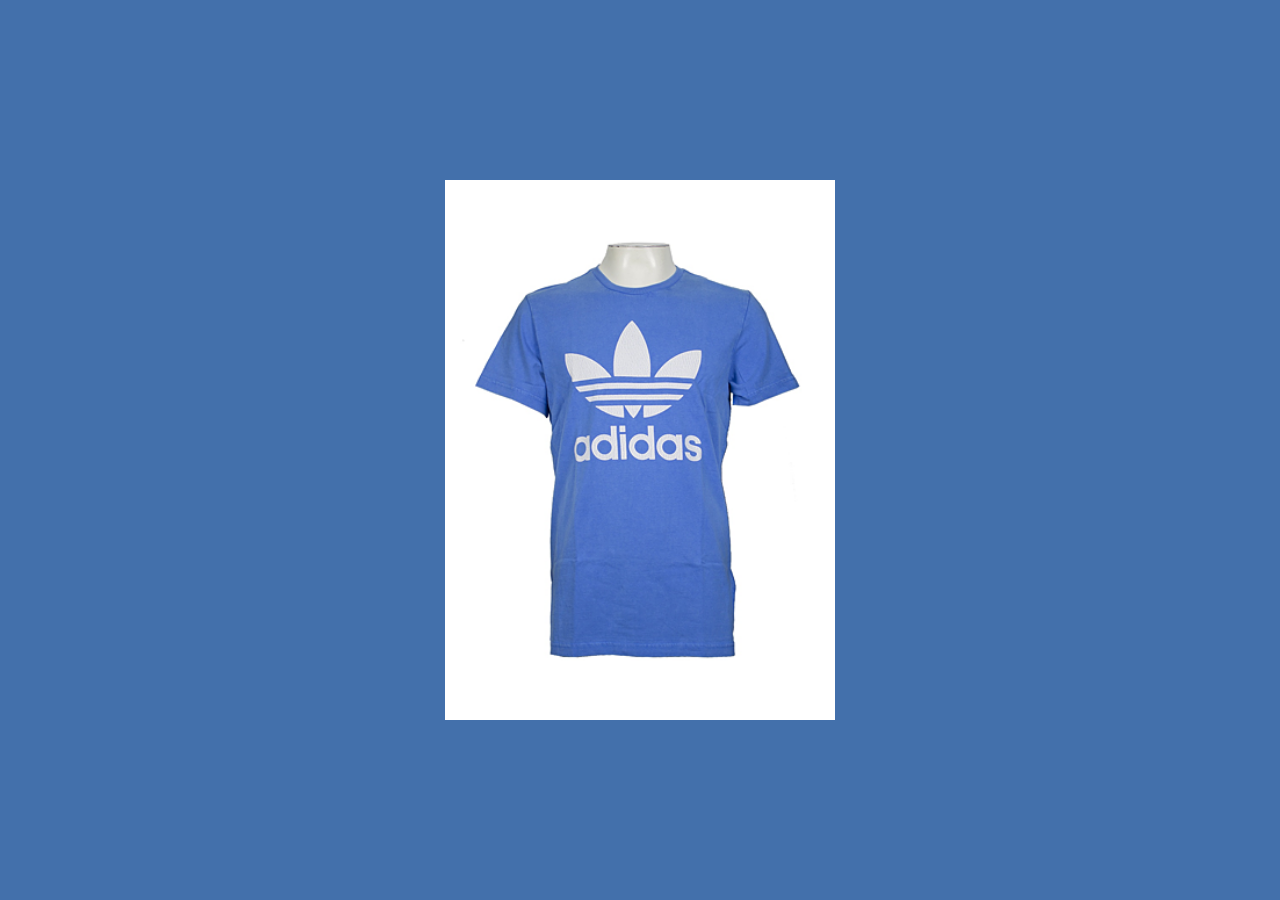
<file: Adidas/index.html>
<!DOCTYPE html>
<html lang="pl">

<head>
    <meta charset="UTF-8">
    <meta name="viewport" content="width=device-width, initial-scale=1.0">
    <title>Adidas</title>
    <link rel="stylesheet" href="style.css">
</head>

<body>
    <input type="radio" name="color" id="blue" checked>
    <input type="radio" name="color" id="orange">
    <input type="radio" name="color" id="white">

    <div class="container">
        <div class="container2">
            <div class="karta">
                <div class="images"></div>
            </div>
            <div class="nakladka">
                <div class="naglowek">
                    <h1 class="title">Adidas Originals</h1>
                    <h1 class="price">$29.99</h1>
                </div>
                <p>Men's running t-shirt</p>
                <h2>SIZE</h2>
                <div class="sizes">
                    <div class="size">XS</div>
                    <div class="size">S</div>
                    <div class="size">M</div>
                    <div class="size">L</div>
                    <div class="size">XL</div>
                </div>
                <h2>COLOUR</h2>
                <div class="colors">
                    <label for="blue"></label>
                    <label for="orange"></label>
                    <label for="white"></label>
                </div>
                <div class="guziki">
                    <button>Buy Now</button>
                    <button>Add to cart</button>
                </div>
            </div>
        </div>
    </div>
</body>

</html>
</file>
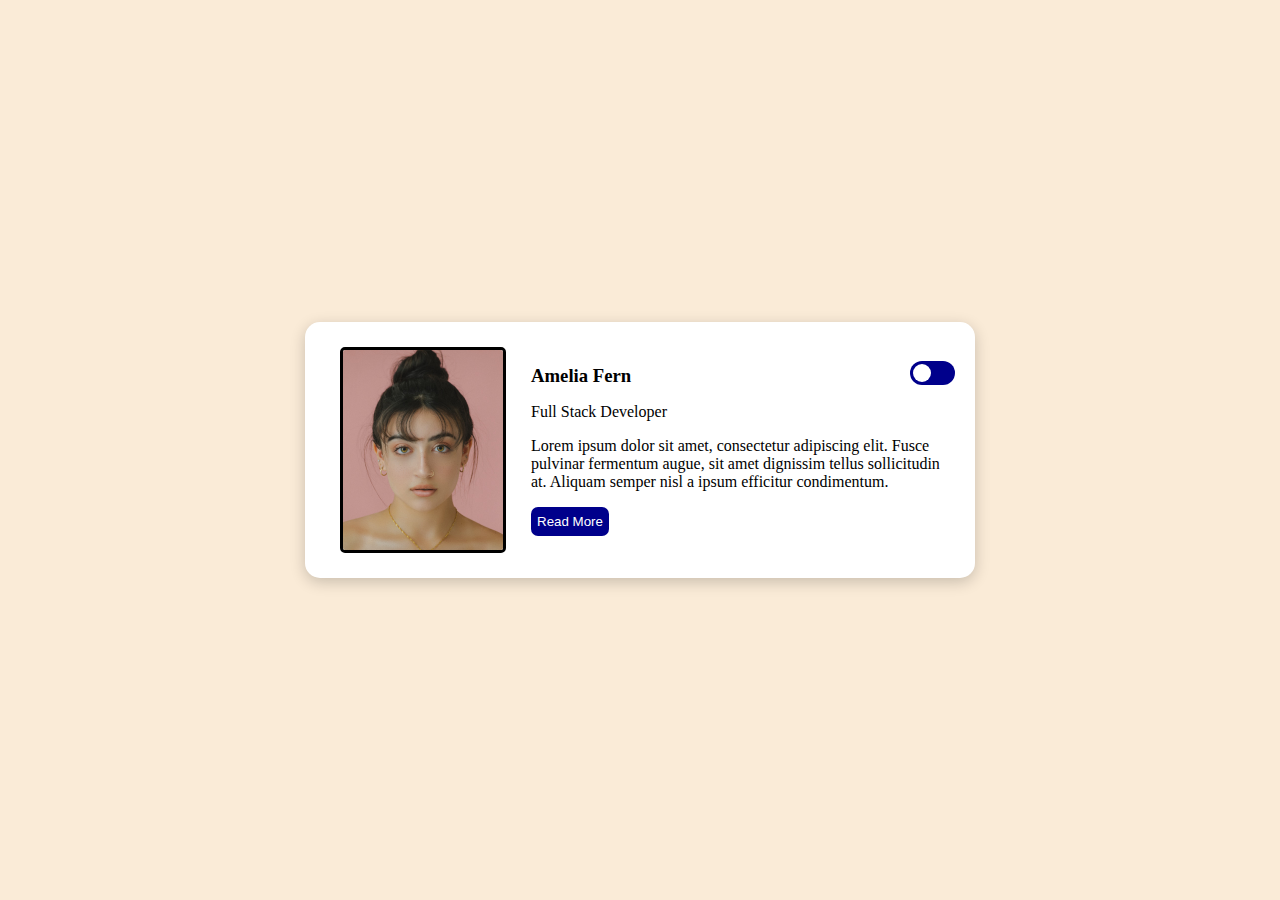
<file: Switch-BG/index.html>
<!DOCTYPE html>
<html lang="pl">

<head>
    <meta charset="UTF-8">
    <meta name="viewport" content="width=device-width, initial-scale=1.0">
    <title>Zadanie 5 – Wyłącznik światła</title>
    <link rel="stylesheet" href="style.css">
</head>

<body>
    <input type="checkbox" id="switch">

    <div class="container">
        <div class="karta">
            <img src="img-1.jpg" alt="Amelia Fern">

            <div class="informacje">
                <h3>Amelia Fern</h3>
                <p class="rola">Full Stack Developer</p>
                <p>Lorem ipsum dolor sit amet, consectetur adipiscing elit. Fusce pulvinar fermentum augue, sit amet
                    dignissim
                    tellus sollicitudin at. Aliquam semper nisl a ipsum efficitur condimentum.</p>
                <button class="btn">Read More</button>
            </div>

            <label class="switch" for="switch">
                <span class="slider"></span>
            </label>
        </div>
    </div>
</body>

</html>
</file>
<file: Adidas/style.css>
:root {
    --color: rgb(67, 112, 171);
    --image: url('t-shirt-blue.png');
}

body {
    margin: 0;
    padding: 0;
    font-family: sans-serif;
}

#white:checked~.container,
#white:checked~.container .karta {
    --color: gray;
    --image: url("t-shirt-white.png");
}

#orange:checked~.container,
#orange:checked~.container .karta {
    --color: orange;
    --image: url("t-shirt-orange.png");
}

#blue:checked~.container,
#blue:checked~.container .karta {
    --color: rgb(67, 112, 171);
    --image: url("t-shirt-blue.png");
}

.container {
    width: 100%;
    height: 100%;
    background-color: var(--color);
    height: 100vh;
    display: flex;
    align-items: center;
    justify-content: center;
}

input {
    display: none;
}

.karta {
    background-image: var(--image);
    height: 500px;
    width: 350px;
    background-size: cover;
    padding: 20px;
    transition: transform 2.0s ease;
}

.container2 {
    position: relative;
    overflow: hidden;
}

.nakladka {
    position: absolute;
    background-color: white;
    top: 100%;
    left: 0;
    right: 0;
    height: 50%;
    width: 100%;
    transition: top 1s ease;
    display: flex;
    flex-direction: column;
    justify-content: flex-start;
    padding: 20px;
    box-sizing: border-box;
    overflow: hidden;
    transition: top 1s cubic-bezier(0.4, 0, 0.2, 1);
}

.container2:hover .nakladka {
    top: 50%;
}

.container2:hover .karta {
    transform: scale(1.25);
}


@keyframes zoom {
    0% {
        transform: scale(1);
    }

    100% {
        transform: scale(1.25);
    }
}

.naglowek {
    display: flex;
    justify-content: space-between;
}

.title {
    margin-bottom: 0;
    font-weight: bold;
    font-size: 20px;
}

.price {
    font-size: 20px;
    color: var(--color);
    margin-right: 10px;
}

h1 {
    font-size: 1.0rem;
    font-family: sans-serif;
}

h2 {
    font-size: 1rem;
    margin: 5px 0;
    color: black;
}

p {
    color: gray;
    margin-top: 0;
}

.sizes {
    display: flex;
    color: var(--color);
    align-items: center;
    gap: 15px;
    transition: color 1s ease;
    margin-bottom: 5px;
}

.sizes div:nth-child(3) {
    display: flex;
    justify-content: center;
    align-items: center;
    color: white;
    background-color: var(--color);
    border-radius: 50%;
    transition: background-color 1s ease;
    width: 25px;
    height: 25px;
}

.colors {
    display: flex;
    gap: 10px;
}

label {
    display: inline-block;
    width: 25px;
    height: 25px;
    border-radius: 50%;
    margin: 5px;
    margin-bottom: 10px;
}

.colors label:nth-child(1) {
    background-color: rgb(67, 112, 171);
}

.colors label:nth-child(3) {
    background-color: gray;
}

.colors label:nth-child(2) {
    background-color: orange;
}

.guziki {
    display: flex;
    justify-content: space-around;
}

button {
    background-color: var(--color);
    color: white;
    padding: 8px;
    width: 100px;
    font-size: 15px;
}
</file>
<file: Switch-BG/style.css>
:root {
    --bg-color: antiquewhite;
    --card-color: white;
    --text-color: black;
    --btn-color: darkblue;
    --toggle-bg: darkblue;
    --toggle-circle: white;
    --brdr: 3px solid black;
    --box-shadow: 0 4px 15px rgba(0, 0, 0, 0.2);
}

#switch:checked~.container {
    --bg-color: rgb(46, 46, 99);
    --card-color: rgb(46, 46, 99);
    --text-color: white;
    --btn-color: white;
    --toggle-bg: white;
    --toggle-circle: darkblue;
    --brdr: none;
    --box-shadow: none;
}

body {
    font-family: serif;
    margin: 0;
    background-color: var(--bg-color);
    transition: background-color 0.5s ease;
}

.container {
    display: flex;
    justify-content: center;
    align-items: center;
    height: 100vh;
    background-color: var(--bg-color);
    transition: background-color 0.5s ease;
}

.karta {
    display: flex;
    align-items: center;
    position: relative;
    background-color: var(--card-color);
    color: var(--text-color);
    border-radius: 15px;
    padding: 25px 35px;
    box-shadow: var(--box-shadow);
    transition: background-color 0.5s, color 0.5s;
    max-width: 600px;
    max-height: 600px;
}

.karta img {
    width: 200px;
    height: 200px;
    border-radius: 5px;
    margin-right: 25px;
    border: var(--brdr);
}

.informacje h3 {
    margin: 0;
    font-weight: bold;
}

.rola {
    font-weight: normal;
}

.btn {
    padding: 7px 6px;
    background-color: var(--btn-color);
    color: var(--toggle-circle);
    border-radius: 7px;
    border: none;
    transition: background-color 0.3s, color 0.3s;
}

#switch {
    display: none;
}

.switch {
    position: absolute;
    top: 20%;
    right: 20px;
    transform: translateY(-50%);
    width: 45px;
    height: 24px;
    cursor: pointer;
}

.slider {
    position: absolute;
    background-color: var(--toggle-bg);
    border-radius: 24px;
    top: 0;
    right: 0;
    bottom: 0;
    left: 0;
    transition: 0.4s;
}

.slider::before {
    content: "";
    position: absolute;
    background-color: var(--toggle-circle);
    border-radius: 50%;
    height: 18px;
    /* odnosi sie do wielkosci kolka */
    width: 18px;
    bottom: 3px;
    left: 3px;
    transition: 0.4s;
}

#switch:checked+.container .slider::before {
    transform: translateX(22px);
}
</file>
